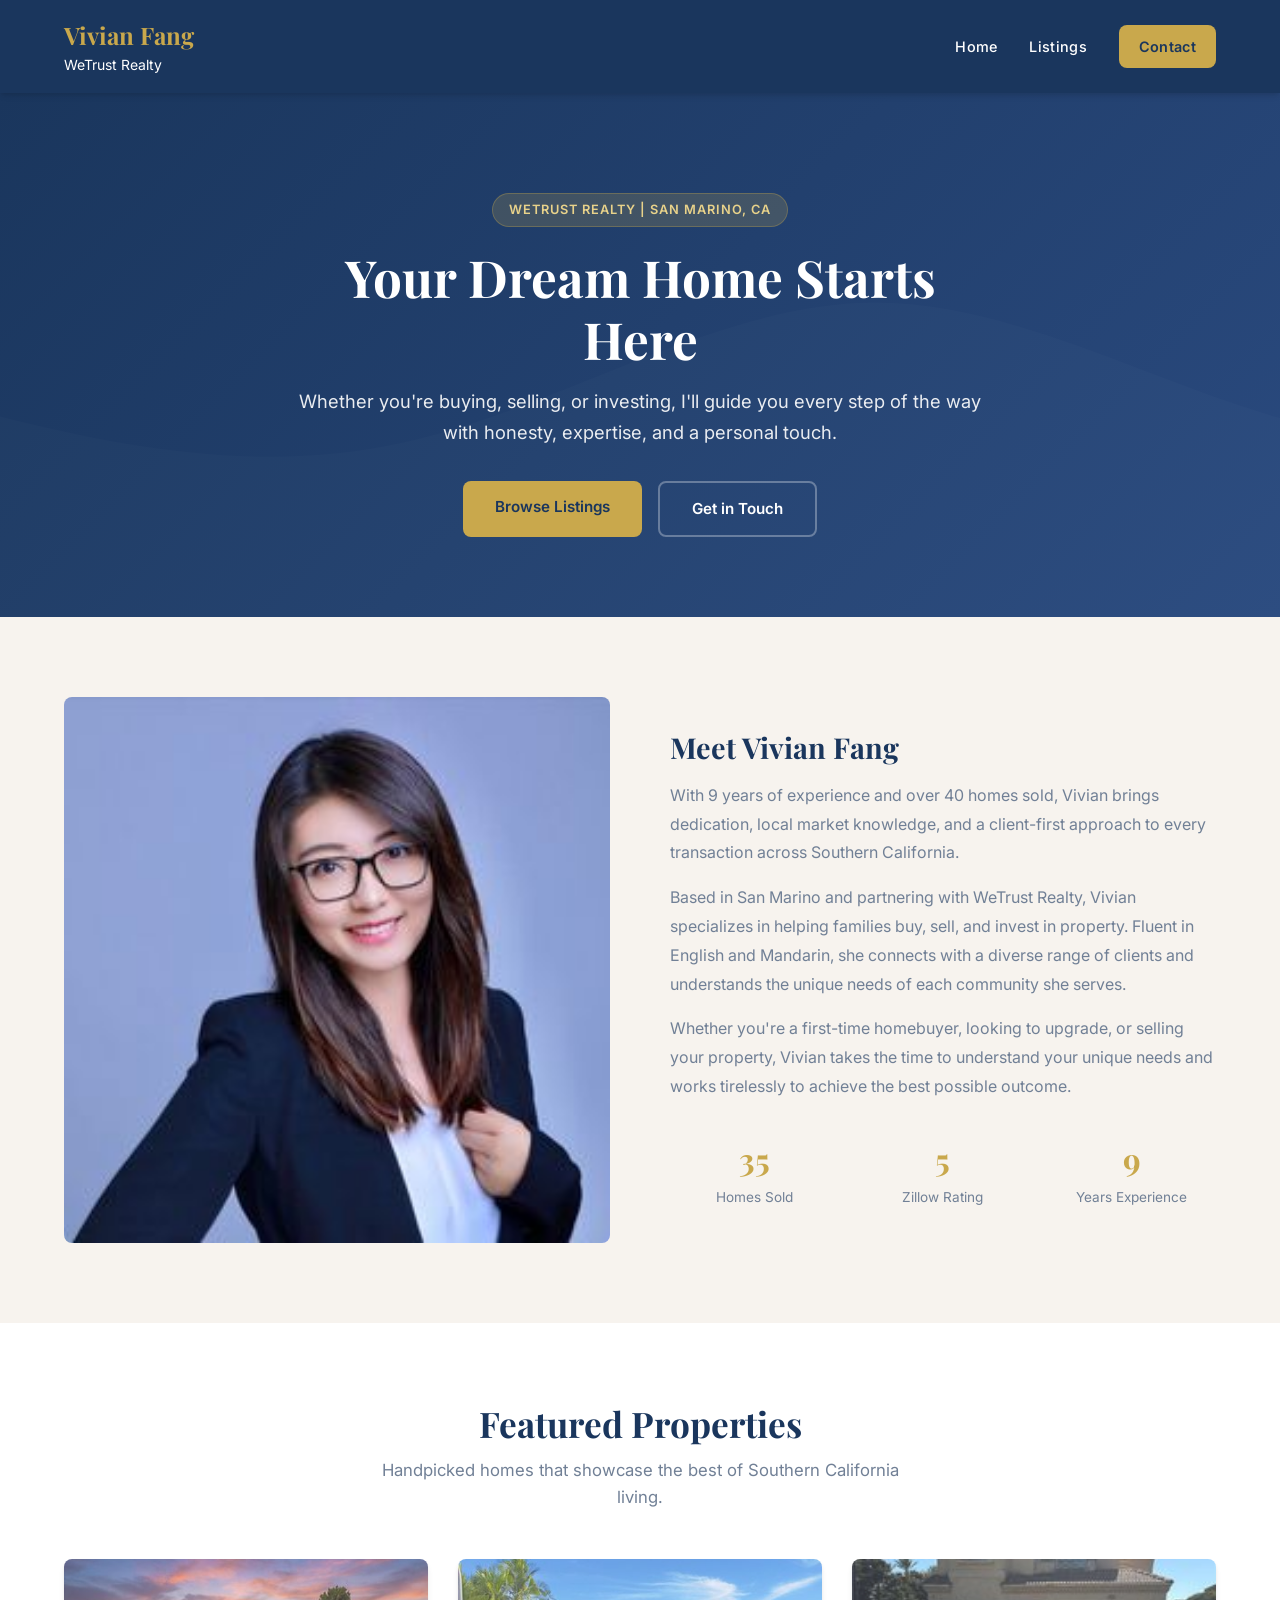
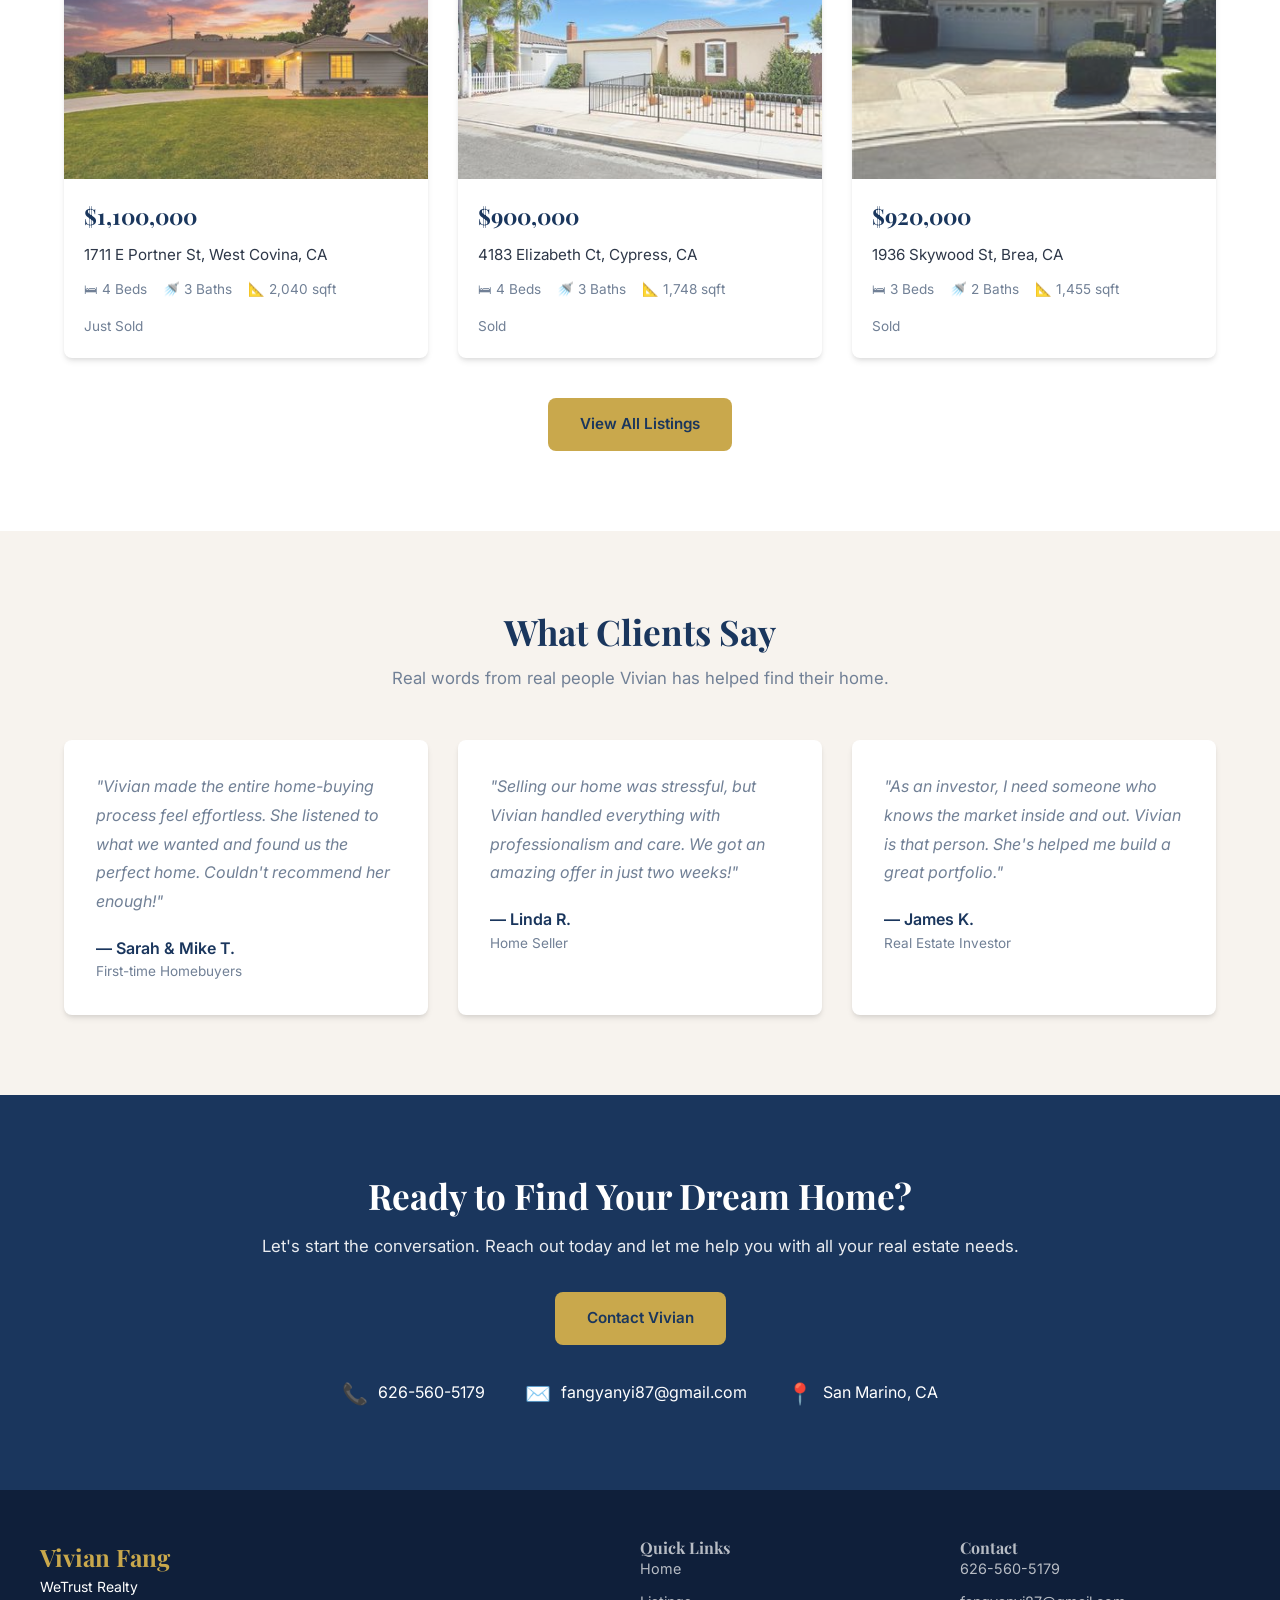
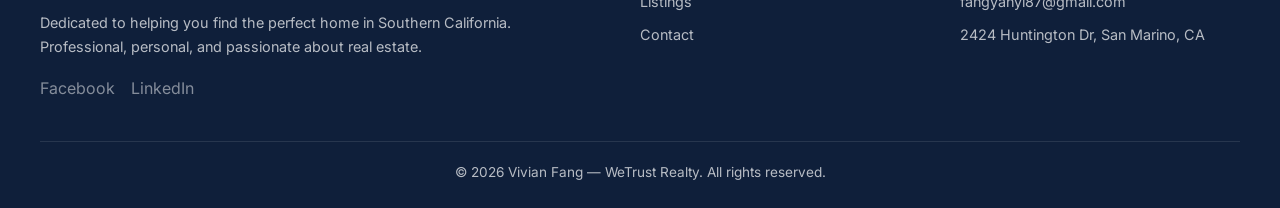
<file: index.html>
<!DOCTYPE html>
<html lang="en">
<head>
  <meta charset="UTF-8">
  <meta name="viewport" content="width=device-width, initial-scale=1.0">
  <title>Vivian Fang | Southern California Real Estate</title>
  <meta name="description" content="Southern California real estate with Vivian Fang. Find your dream home with personalized service and expert guidance.">
  <link rel="preconnect" href="https://fonts.googleapis.com">
  <link rel="preconnect" href="https://fonts.gstatic.com" crossorigin>
  <link href="https://fonts.googleapis.com/css2?family=Inter:wght@400;500;600;700&family=Playfair+Display:wght@400;700&display=swap" rel="stylesheet">
  <link rel="stylesheet" href="css/style.css">
</head>
<body>
  <header>
    <div class="header-inner">
      <a href="index.html" class="logo">
        Vivian Fang
        <span>WeTrust Realty</span>
      </a>
      <button class="mobile-toggle" aria-label="Toggle menu">
        <span></span><span></span><span></span>
      </button>
      <nav>
        <a href="index.html">Home</a>
        <a href="listings.html">Listings</a>
        <a href="contact.html" class="nav-cta">Contact</a>
      </nav>
    </div>
  </header>

  <section class="hero">
    <div class="hero-content">
      <div class="hero-badge">WeTrust Realty | San Marino, CA</div>
      <h1>Your Dream Home Starts Here</h1>
      <p>Whether you're buying, selling, or investing, I'll guide you every step of the way with honesty, expertise, and a personal touch.</p>
      <div class="hero-buttons">
        <a href="listings.html" class="btn btn-primary">Browse Listings</a>
        <a href="contact.html" class="btn btn-outline">Get in Touch</a>
      </div>
    </div>
  </section>

  <section class="about">
    <div class="container">
      <div class="about-grid">
        <div class="about-image">
          <img src="images/vivian.jpg" alt="Vivian Fang" style="width:100%;height:100%;object-fit:cover;">
        </div>
        <div class="about-content">
          <h3>Meet Vivian Fang</h3>
          <p>With 9 years of experience and over 40 homes sold, Vivian brings dedication, local market knowledge, and a client-first approach to every transaction across Southern California.</p>
          <p>Based in San Marino and partnering with WeTrust Realty, Vivian specializes in helping families buy, sell, and invest in property. Fluent in English and Mandarin, she connects with a diverse range of clients and understands the unique needs of each community she serves.</p>
          <p>Whether you're a first-time homebuyer, looking to upgrade, or selling your property, Vivian takes the time to understand your unique needs and works tirelessly to achieve the best possible outcome.</p>
          <div class="stats">
            <div class="stat">
              <span class="stat-number">41</span>
              <span class="stat-label">Homes Sold</span>
            </div>
            <div class="stat">
              <span class="stat-number">5.0</span>
              <span class="stat-label">Zillow Rating</span>
            </div>
            <div class="stat">
              <span class="stat-number">9</span>
              <span class="stat-label">Years Experience</span>
            </div>
          </div>
        </div>
      </div>
    </div>
  </section>

  <section class="featured-listings">
    <div class="container">
      <div class="section-title">
        <h2>Featured Properties</h2>
        <p>Handpicked homes that showcase the best of Southern California living.</p>
      </div>
      <div class="listings-grid">
        <div class="listing-card" data-price="1100000" data-beds="4" data-status="sold">
          <div class="listing-image" style="overflow:hidden;background:none;">
            <img src="images/west-covina.jpg" alt="1711 E Portner St" style="width:100%;height:100%;object-fit:cover;">
          </div>
          <div class="listing-info">
            <div class="listing-price">$1,100,000</div>
            <div class="listing-address">1711 E Portner St, West Covina, CA</div>
            <div class="listing-details">
              <span>🛏 4 Beds</span>
              <span>🚿 3 Baths</span>
              <span>📐 2,040 sqft</span>
            </div>
            <span style="color:var(--text-light);font-size:0.85rem;">Just Sold</span>
          </div>
        </div>
        <div class="listing-card" data-price="900000" data-beds="4" data-status="sold">
          <div class="listing-image" style="overflow:hidden;background:none;">
            <img src="images/brea.jpg" alt="4183 Elizabeth Ct" style="width:100%;height:100%;object-fit:cover;">
          </div>
          <div class="listing-info">
            <div class="listing-price">$900,000</div>
            <div class="listing-address">4183 Elizabeth Ct, Cypress, CA</div>
            <div class="listing-details">
              <span>🛏 4 Beds</span>
              <span>🚿 3 Baths</span>
              <span>📐 1,748 sqft</span>
            </div>
            <span style="color:var(--text-light);font-size:0.85rem;">Sold</span>
          </div>
        </div>
        <div class="listing-card" data-price="920000" data-beds="3" data-status="sold">
          <div class="listing-image" style="overflow:hidden;background:none;">
            <img src="images/fontana.jpg" alt="1936 Skywood St" style="width:100%;height:100%;object-fit:cover;">
          </div>
          <div class="listing-info">
            <div class="listing-price">$920,000</div>
            <div class="listing-address">1936 Skywood St, Brea, CA</div>
            <div class="listing-details">
              <span>🛏 3 Beds</span>
              <span>🚿 2 Baths</span>
              <span>📐 1,455 sqft</span>
            </div>
            <span style="color:var(--text-light);font-size:0.85rem;">Sold</span>
          </div>
        </div>
      </div>
      <div class="view-all">
        <a href="listings.html" class="btn btn-primary">View All Listings</a>
      </div>
    </div>
  </section>

  <section class="testimonials">
    <div class="container">
      <div class="section-title">
        <h2>What Clients Say</h2>
        <p>Real words from real people Vivian has helped find their home.</p>
      </div>
      <div class="testimonials-grid">
        <div class="testimonial-card">
          <p class="testimonial-text">"Vivian made the entire home-buying process feel effortless. She listened to what we wanted and found us the perfect home. Couldn't recommend her enough!"</p>
          <div class="testimonial-author">— Sarah & Mike T.</div>
          <div class="testimonial-role">First-time Homebuyers</div>
        </div>
        <div class="testimonial-card">
          <p class="testimonial-text">"Selling our home was stressful, but Vivian handled everything with professionalism and care. We got an amazing offer in just two weeks!"</p>
          <div class="testimonial-author">— Linda R.</div>
          <div class="testimonial-role">Home Seller</div>
        </div>
        <div class="testimonial-card">
          <p class="testimonial-text">"As an investor, I need someone who knows the market inside and out. Vivian is that person. She's helped me build a great portfolio."</p>
          <div class="testimonial-author">— James K.</div>
          <div class="testimonial-role">Real Estate Investor</div>
        </div>
      </div>
    </div>
  </section>

  <section class="contact-cta">
    <div class="container">
      <h2>Ready to Find Your Dream Home?</h2>
      <p>Let's start the conversation. Reach out today and let me help you with all your real estate needs.</p>
      <a href="contact.html" class="btn btn-primary">Contact Vivian</a>
      <div class="contact-details">
        <div class="contact-item">
          <span class="icon">📞</span>
          <span>626-560-5179</span>
        </div>
        <div class="contact-item">
          <span class="icon">✉️</span>
          <span>fangyanyi87@gmail.com</span>
        </div>
        <div class="contact-item">
          <span class="icon">📍</span>
          <span>San Marino, CA</span>
        </div>
      </div>
    </div>
  </section>

  <footer>
    <div class="footer-grid">
      <div class="footer-brand">
        <div class="logo">
          Vivian Fang
          <span>WeTrust Realty</span>
        </div>
        <p>Dedicated to helping you find the perfect home in Southern California. Professional, personal, and passionate about real estate.</p>
        <div style="display:flex;gap:16px;margin-top:16px;">
          <a href="https://www.facebook.com/yanyi.fang.9" target="_blank" style="opacity:0.7;transition:opacity 0.2s;" onmouseover="this.style.opacity='1'" onmouseout="this.style.opacity='0.7'">Facebook</a>
          <a href="https://www.linkedin.com/in/yanyi-vivian-fang-7b133a32/" target="_blank" style="opacity:0.7;transition:opacity 0.2s;" onmouseover="this.style.opacity='1'" onmouseout="this.style.opacity='0.7'">LinkedIn</a>
        </div>
      </div>
      <div class="footer-links">
        <h4>Quick Links</h4>
        <a href="index.html">Home</a>
        <a href="listings.html">Listings</a>
        <a href="contact.html">Contact</a>
      </div>
      <div class="footer-links">
        <h4>Contact</h4>
        <a href="tel:6265605179">626-560-5179</a>
        <a href="mailto:fangyanyi87@gmail.com">fangyanyi87@gmail.com</a>
        <a href="#">2424 Huntington Dr, San Marino, CA</a>
      </div>
    </div>
    <div class="footer-bottom">
      &copy; 2026 Vivian Fang &mdash; WeTrust Realty. All rights reserved.
    </div>
  </footer>

  <script src="js/main.js"></script>
</body>
</html>
</file>
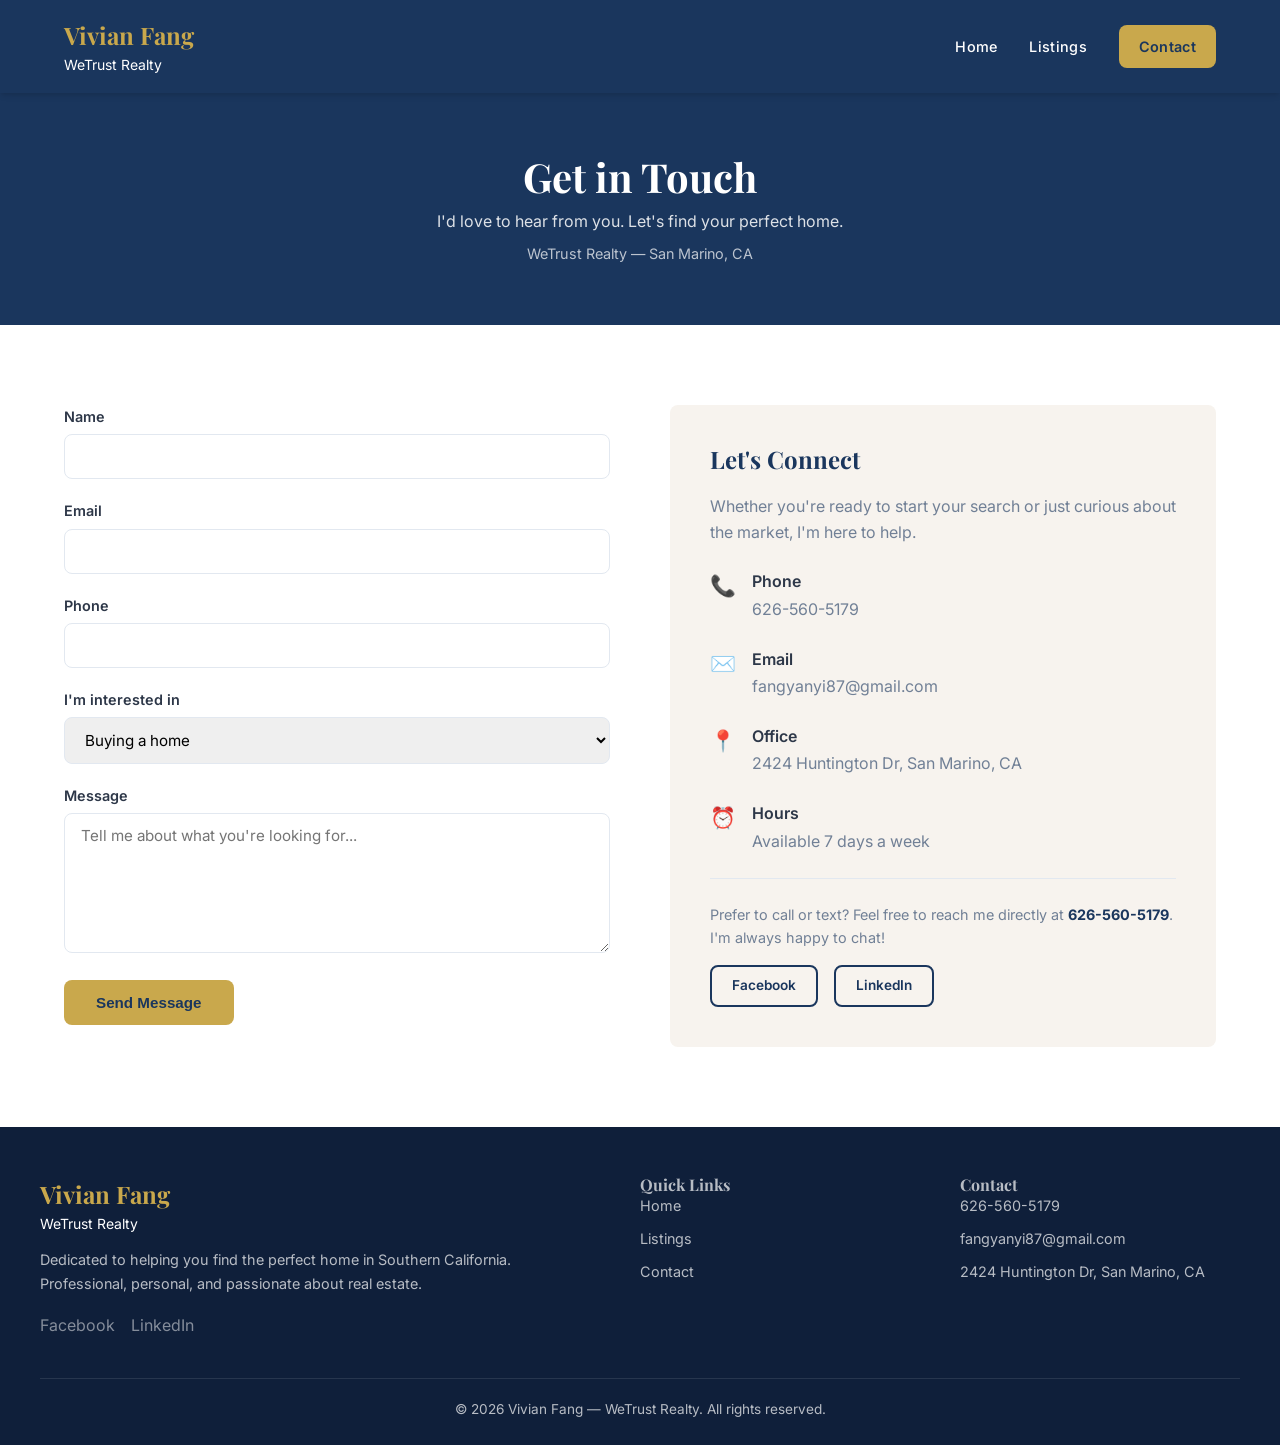
<file: contact.html>
<!DOCTYPE html>
<html lang="en">
<head>
  <meta charset="UTF-8">
  <meta name="viewport" content="width=device-width, initial-scale=1.0">
  <title>Contact | Vivian Fang Real Estate</title>
  <meta name="description" content="Get in touch with Vivian Fang for all your Southern California real estate needs.">
  <link rel="preconnect" href="https://fonts.googleapis.com">
  <link rel="preconnect" href="https://fonts.gstatic.com" crossorigin>
  <link href="https://fonts.googleapis.com/css2?family=Inter:wght@400;500;600;700&family=Playfair+Display:wght@400;700&display=swap" rel="stylesheet">
  <link rel="stylesheet" href="css/style.css">
</head>
<body>
  <header>
    <div class="header-inner">
      <a href="index.html" class="logo">
        Vivian Fang
        <span>WeTrust Realty</span>
      </a>
      <button class="mobile-toggle" aria-label="Toggle menu">
        <span></span><span></span><span></span>
      </button>
      <nav>
        <a href="index.html">Home</a>
        <a href="listings.html">Listings</a>
        <a href="contact.html" class="nav-cta">Contact</a>
      </nav>
    </div>
  </header>

  <section class="page-hero">
    <h1>Get in Touch</h1>
    <p>I'd love to hear from you. Let's find your perfect home.</p>
    <p style="opacity:0.7;margin-top:8px;font-size:0.9rem;">WeTrust Realty &mdash; San Marino, CA</p>
  </section>

  <section>
    <div class="container">
      <div class="contact-page-grid">
        <div>
          <form id="contactForm">
            <div class="form-group">
              <label for="name">Name</label>
              <input type="text" id="name" name="name" required>
            </div>
            <div class="form-group">
              <label for="email">Email</label>
              <input type="email" id="email" name="email" required>
            </div>
            <div class="form-group">
              <label for="phone">Phone</label>
              <input type="tel" id="phone" name="phone">
            </div>
            <div class="form-group">
              <label for="interest">I'm interested in</label>
              <select id="interest" name="interest">
                <option value="buying">Buying a home</option>
                <option value="selling">Selling my home</option>
                <option value="both">Both buying & selling</option>
                <option value="investing">Real estate investing</option>
                <option value="other">Other</option>
              </select>
            </div>
            <div class="form-group">
              <label for="message">Message</label>
              <textarea id="message" name="message" rows="5" required placeholder="Tell me about what you're looking for..."></textarea>
            </div>
            <button type="submit" class="btn btn-primary">Send Message</button>
          </form>
        </div>
        <div>
          <div class="contact-info-card">
            <h3>Let's Connect</h3>
            <p style="color:var(--text-light);margin-bottom:24px;">Whether you're ready to start your search or just curious about the market, I'm here to help.</p>

            <div class="contact-info-item">
              <span class="icon">📞</span>
              <div>
                <div class="label">Phone</div>
                <div class="value"><a href="tel:6265605179">626-560-5179</a></div>
              </div>
            </div>

            <div class="contact-info-item">
              <span class="icon">✉️</span>
              <div>
                <div class="label">Email</div>
                <div class="value"><a href="mailto:fangyanyi87@gmail.com">fangyanyi87@gmail.com</a></div>
              </div>
            </div>

            <div class="contact-info-item">
              <span class="icon">📍</span>
              <div>
                <div class="label">Office</div>
                <div class="value">2424 Huntington Dr, San Marino, CA</div>
              </div>
            </div>

            <div class="contact-info-item">
              <span class="icon">⏰</span>
              <div>
                <div class="label">Hours</div>
                <div class="value">Available 7 days a week</div>
              </div>
            </div>

            <div style="margin-top:24px;padding-top:24px;border-top:1px solid #e2e8f0;">
              <p style="font-size:0.9rem;color:var(--text-light);margin-bottom:12px;">
                Prefer to call or text? Feel free to reach me directly at <strong style="color:var(--primary);">626-560-5179</strong>. I'm always happy to chat!
              </p>
              <div style="display:flex;gap:16px;margin-top:16px;">
                <a href="https://www.facebook.com/yanyi.fang.9" target="_blank" class="btn btn-outline" style="border-color:var(--primary);color:var(--primary);padding:8px 20px;font-size:0.85rem;">Facebook</a>
                <a href="https://www.linkedin.com/in/yanyi-vivian-fang-7b133a32/" target="_blank" class="btn btn-outline" style="border-color:var(--primary);color:var(--primary);padding:8px 20px;font-size:0.85rem;">LinkedIn</a>
              </div>
            </div>
          </div>
        </div>
      </div>
    </div>
  </section>

  <footer>
    <div class="footer-grid">
      <div class="footer-brand">
        <div class="logo">
          Vivian Fang
          <span>WeTrust Realty</span>
        </div>
        <p>Dedicated to helping you find the perfect home in Southern California. Professional, personal, and passionate about real estate.</p>
        <div style="display:flex;gap:16px;margin-top:16px;">
          <a href="https://www.facebook.com/yanyi.fang.9" target="_blank" style="opacity:0.7;transition:opacity 0.2s;" onmouseover="this.style.opacity='1'" onmouseout="this.style.opacity='0.7'">Facebook</a>
          <a href="https://www.linkedin.com/in/yanyi-vivian-fang-7b133a32/" target="_blank" style="opacity:0.7;transition:opacity 0.2s;" onmouseover="this.style.opacity='1'" onmouseout="this.style.opacity='0.7'">LinkedIn</a>
        </div>
      </div>
      <div class="footer-links">
        <h4>Quick Links</h4>
        <a href="index.html">Home</a>
        <a href="listings.html">Listings</a>
        <a href="contact.html">Contact</a>
      </div>
      <div class="footer-links">
        <h4>Contact</h4>
        <a href="tel:6265605179">626-560-5179</a>
        <a href="mailto:fangyanyi87@gmail.com">fangyanyi87@gmail.com</a>
        <a href="#">2424 Huntington Dr, San Marino, CA</a>
      </div>
    </div>
    <div class="footer-bottom">
      &copy; 2026 Vivian Fang &mdash; WeTrust Realty. All rights reserved.
    </div>
  </footer>

  <script src="js/main.js"></script>
</body>
</html>
</file>
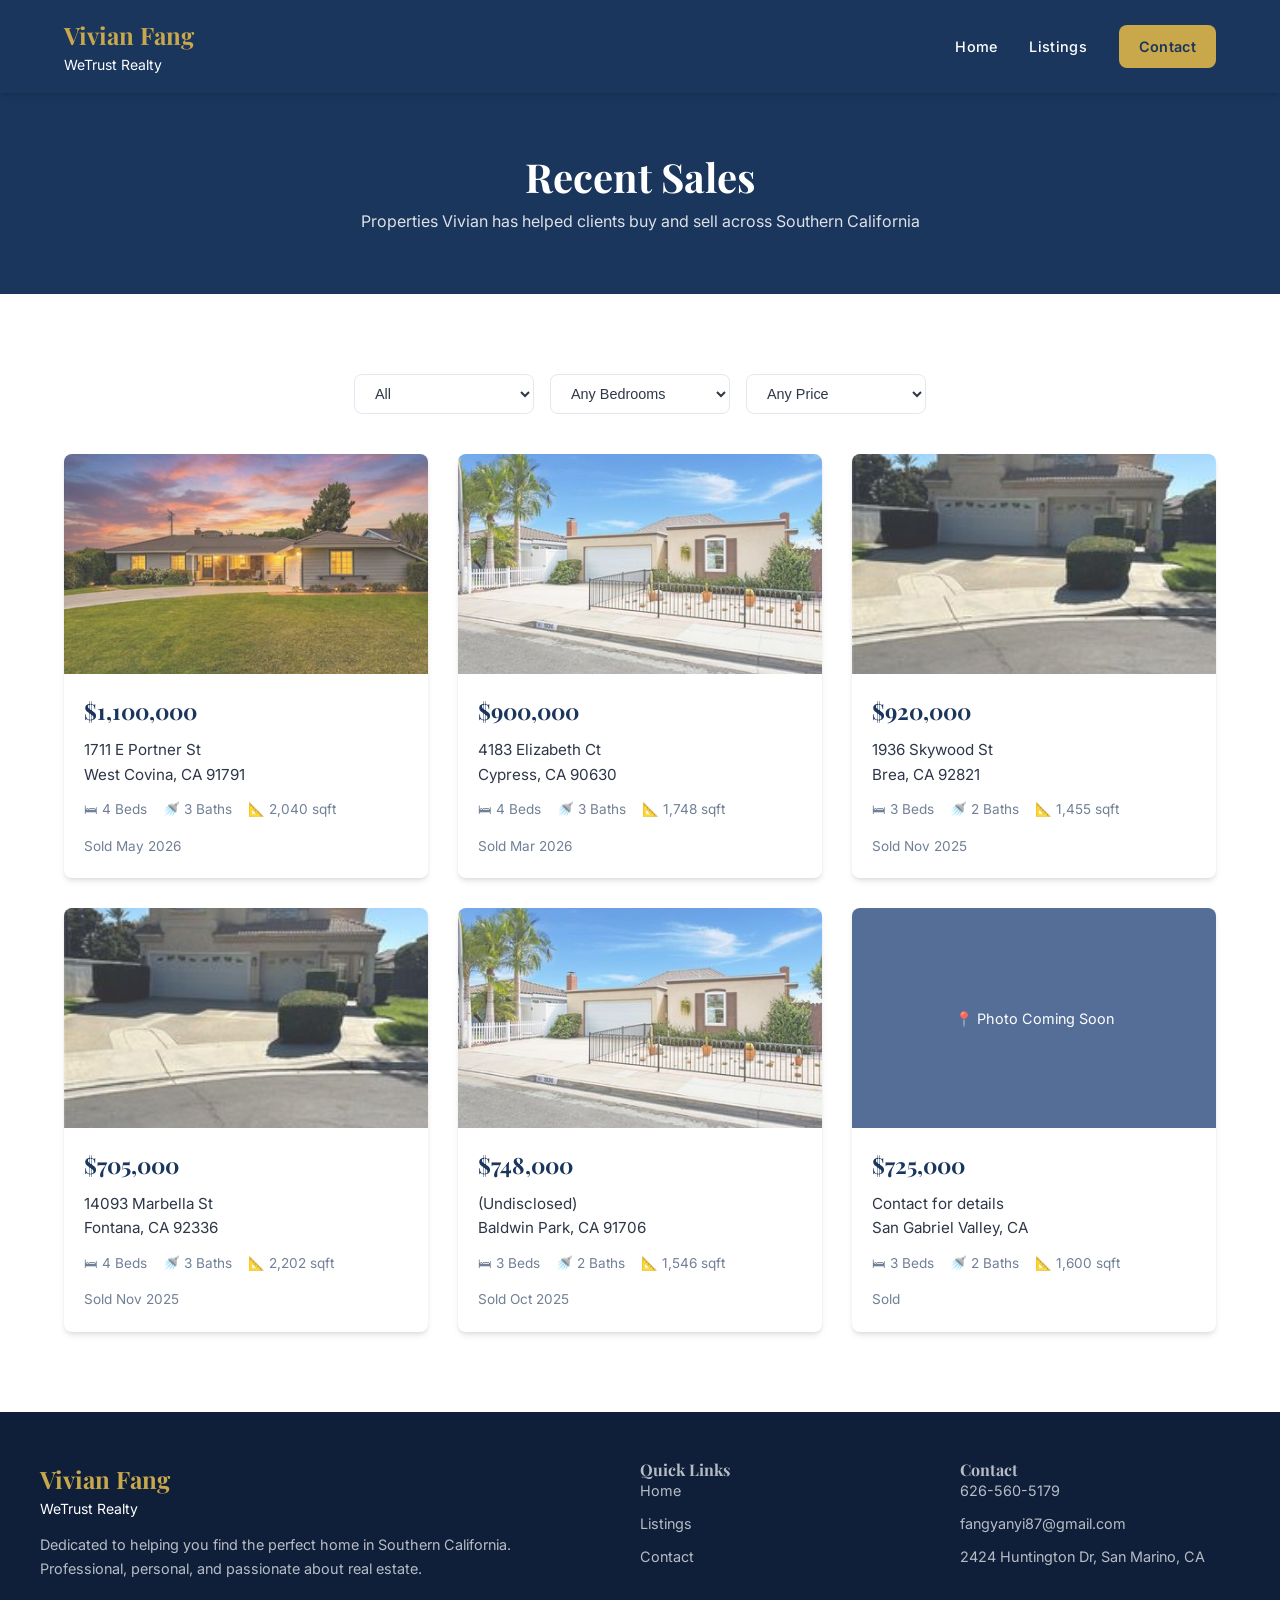
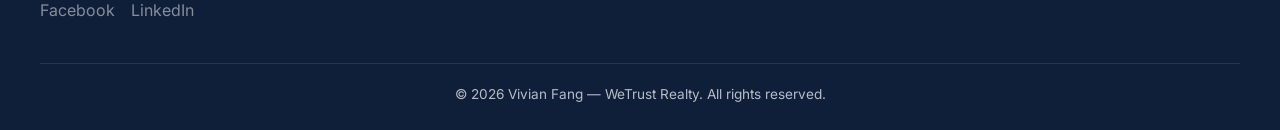
<file: listings.html>
<!DOCTYPE html>
<html lang="en">
<head>
  <meta charset="UTF-8">
  <meta name="viewport" content="width=device-width, initial-scale=1.0">
  <title>Listings | Vivian Fang Real Estate</title>
  <meta name="description" content="Browse Southern California real estate listings with Vivian Fang.">
  <link rel="preconnect" href="https://fonts.googleapis.com">
  <link rel="preconnect" href="https://fonts.gstatic.com" crossorigin>
  <link href="https://fonts.googleapis.com/css2?family=Inter:wght@400;500;600;700&family=Playfair+Display:wght@400;700&display=swap" rel="stylesheet">
  <link rel="stylesheet" href="css/style.css">
</head>
<body>
  <header>
    <div class="header-inner">
      <a href="index.html" class="logo">
        Vivian Fang
        <span>WeTrust Realty</span>
      </a>
      <button class="mobile-toggle" aria-label="Toggle menu">
        <span></span><span></span><span></span>
      </button>
      <nav>
        <a href="index.html">Home</a>
        <a href="listings.html">Listings</a>
        <a href="contact.html" class="nav-cta">Contact</a>
      </nav>
    </div>
  </header>

  <section class="page-hero">
    <h1>Recent Sales</h1>
    <p>Properties Vivian has helped clients buy and sell across Southern California</p>
  </section>

  <section>
    <div class="container">
      <div class="filter-bar">
        <select id="filterStatus">
          <option value="any">All</option>
          <option value="sold">Sold</option>
        </select>
        <select id="filterBed">
          <option value="any">Any Bedrooms</option>
          <option value="1">1 Bed</option>
          <option value="2">2 Beds</option>
          <option value="3">3 Beds</option>
          <option value="4">4+ Beds</option>
        </select>
        <select id="filterPrice">
          <option value="any">Any Price</option>
          <option value="0-500000">Under $500k</option>
          <option value="500000-1000000">$500k - $1M</option>
          <option value="1000000-1500000">$1M - $1.5M</option>
          <option value="1500000">$1.5M+</option>
        </select>
      </div>

      <div class="listings-grid" id="listingsGrid">
        <div class="listing-card" data-price="1100000" data-beds="4" data-status="sold">
          <div class="listing-image" style="overflow:hidden;background:none;">
            <img src="images/west-covina.jpg" alt="1711 E Portner St" style="width:100%;height:100%;object-fit:cover;">
          </div>
          <div class="listing-info">
            <div class="listing-price">$1,100,000</div>
            <div class="listing-address">1711 E Portner St<br>West Covina, CA 91791</div>
            <div class="listing-details">
              <span>🛏 4 Beds</span>
              <span>🚿 3 Baths</span>
              <span>📐 2,040 sqft</span>
            </div>
            <span style="color:var(--text-light);font-size:0.85rem;">Sold May 2026</span>
          </div>
        </div>

        <div class="listing-card" data-price="900000" data-beds="4" data-status="sold">
          <div class="listing-image" style="overflow:hidden;background:none;">
            <img src="images/brea.jpg" alt="4183 Elizabeth Ct" style="width:100%;height:100%;object-fit:cover;">
          </div>
          <div class="listing-info">
            <div class="listing-price">$900,000</div>
            <div class="listing-address">4183 Elizabeth Ct<br>Cypress, CA 90630</div>
            <div class="listing-details">
              <span>🛏 4 Beds</span>
              <span>🚿 3 Baths</span>
              <span>📐 1,748 sqft</span>
            </div>
            <span style="color:var(--text-light);font-size:0.85rem;">Sold Mar 2026</span>
          </div>
        </div>

        <div class="listing-card" data-price="920000" data-beds="3" data-status="sold">
          <div class="listing-image" style="overflow:hidden;background:none;">
            <img src="images/fontana.jpg" alt="1936 Skywood St" style="width:100%;height:100%;object-fit:cover;">
          </div>
          <div class="listing-info">
            <div class="listing-price">$920,000</div>
            <div class="listing-address">1936 Skywood St<br>Brea, CA 92821</div>
            <div class="listing-details">
              <span>🛏 3 Beds</span>
              <span>🚿 2 Baths</span>
              <span>📐 1,455 sqft</span>
            </div>
            <span style="color:var(--text-light);font-size:0.85rem;">Sold Nov 2025</span>
          </div>
        </div>

        <div class="listing-card" data-price="705000" data-beds="4" data-status="sold">
          <div class="listing-image" style="overflow:hidden;background:none;">
            <img src="images/fontana.jpg" alt="14093 Marbella St" style="width:100%;height:100%;object-fit:cover;">
          </div>
          <div class="listing-info">
            <div class="listing-price">$705,000</div>
            <div class="listing-address">14093 Marbella St<br>Fontana, CA 92336</div>
            <div class="listing-details">
              <span>🛏 4 Beds</span>
              <span>🚿 3 Baths</span>
              <span>📐 2,202 sqft</span>
            </div>
            <span style="color:var(--text-light);font-size:0.85rem;">Sold Nov 2025</span>
          </div>
        </div>

        <div class="listing-card" data-price="748000" data-beds="3" data-status="sold">
          <div class="listing-image" style="overflow:hidden;background:none;">
            <img src="images/brea.jpg" alt="Baldwin Park" style="width:100%;height:100%;object-fit:cover;">
          </div>
          <div class="listing-info">
            <div class="listing-price">$748,000</div>
            <div class="listing-address">(Undisclosed)<br>Baldwin Park, CA 91706</div>
            <div class="listing-details">
              <span>🛏 3 Beds</span>
              <span>🚿 2 Baths</span>
              <span>📐 1,546 sqft</span>
            </div>
            <span style="color:var(--text-light);font-size:0.85rem;">Sold Oct 2025</span>
          </div>
        </div>

        <div class="listing-card" data-price="725000" data-beds="3" data-status="sold">
          <div class="listing-image">📍 Photo Coming Soon</div>
          <div class="listing-info">
            <div class="listing-price">$725,000</div>
            <div class="listing-address">Contact for details<br>San Gabriel Valley, CA</div>
            <div class="listing-details">
              <span>🛏 3 Beds</span>
              <span>🚿 2 Baths</span>
              <span>📐 1,600 sqft</span>
            </div>
            <span style="color:var(--text-light);font-size:0.85rem;">Sold</span>
          </div>
        </div>
      </div>
    </div>
  </section>

  <footer>
    <div class="footer-grid">
      <div class="footer-brand">
        <div class="logo">
          Vivian Fang
          <span>WeTrust Realty</span>
        </div>
        <p>Dedicated to helping you find the perfect home in Southern California. Professional, personal, and passionate about real estate.</p>
        <div style="display:flex;gap:16px;margin-top:16px;">
          <a href="https://www.facebook.com/yanyi.fang.9" target="_blank" style="opacity:0.7;transition:opacity 0.2s;" onmouseover="this.style.opacity='1'" onmouseout="this.style.opacity='0.7'">Facebook</a>
          <a href="https://www.linkedin.com/in/yanyi-vivian-fang-7b133a32/" target="_blank" style="opacity:0.7;transition:opacity 0.2s;" onmouseover="this.style.opacity='1'" onmouseout="this.style.opacity='0.7'">LinkedIn</a>
        </div>
      </div>
      <div class="footer-links">
        <h4>Quick Links</h4>
        <a href="index.html">Home</a>
        <a href="listings.html">Listings</a>
        <a href="contact.html">Contact</a>
      </div>
      <div class="footer-links">
        <h4>Contact</h4>
        <a href="tel:6265605179">626-560-5179</a>
        <a href="mailto:fangyanyi87@gmail.com">fangyanyi87@gmail.com</a>
        <a href="#">2424 Huntington Dr, San Marino, CA</a>
      </div>
    </div>
    <div class="footer-bottom">
      &copy; 2026 Vivian Fang &mdash; WeTrust Realty. All rights reserved.
    </div>
  </footer>

  <script src="js/main.js"></script>
</body>
</html>
</file>
<file: css/style.css>
* {
  margin: 0;
  padding: 0;
  box-sizing: border-box;
}

:root {
  --primary: #1a365d;
  --primary-light: #2a4a7f;
  --accent: #c9a84c;
  --accent-light: #e8d28a;
  --cream: #f7f3ee;
  --white: #ffffff;
  --text: #2d3748;
  --text-light: #718096;
  --shadow: 0 4px 6px -1px rgba(0, 0, 0, 0.1), 0 2px 4px -1px rgba(0, 0, 0, 0.06);
  --shadow-lg: 0 10px 15px -3px rgba(0, 0, 0, 0.1), 0 4px 6px -2px rgba(0, 0, 0, 0.05);
  --radius: 8px;
  --max-width: 1200px;
}

html {
  scroll-behavior: smooth;
}

body {
  font-family: 'Inter', -apple-system, BlinkMacSystemFont, 'Segoe UI', sans-serif;
  color: var(--text);
  line-height: 1.6;
  background: var(--white);
}

h1, h2, h3, h4 {
  font-family: 'Playfair Display', Georgia, serif;
  font-weight: 700;
  line-height: 1.2;
}

a {
  text-decoration: none;
  color: inherit;
}

img {
  max-width: 100%;
  height: auto;
  display: block;
}

.container {
  max-width: var(--max-width);
  margin: 0 auto;
  padding: 0 24px;
}

/* Header / Nav */
header {
  background: var(--primary);
  color: var(--white);
  position: sticky;
  top: 0;
  z-index: 100;
  box-shadow: var(--shadow);
}

.header-inner {
  display: flex;
  justify-content: space-between;
  align-items: center;
  padding: 16px 24px;
  max-width: var(--max-width);
  margin: 0 auto;
}

.logo {
  font-family: 'Playfair Display', Georgia, serif;
  font-size: 1.5rem;
  font-weight: 700;
  color: var(--accent);
}

.logo span {
  color: var(--white);
  font-weight: 400;
  font-size: 0.875rem;
  display: block;
  font-family: 'Inter', sans-serif;
}

nav {
  display: flex;
  gap: 32px;
  align-items: center;
}

nav a {
  font-size: 0.9rem;
  font-weight: 500;
  transition: color 0.2s;
  letter-spacing: 0.3px;
}

nav a:hover {
  color: var(--accent);
}

.nav-cta {
  background: var(--accent);
  color: var(--primary) !important;
  padding: 10px 20px;
  border-radius: var(--radius);
  font-weight: 600;
  transition: background 0.2s;
}

.nav-cta:hover {
  background: var(--accent-light);
  color: var(--primary) !important;
}

.mobile-toggle {
  display: none;
  background: none;
  border: none;
  cursor: pointer;
  padding: 4px;
}

.mobile-toggle span {
  display: block;
  width: 24px;
  height: 2px;
  background: var(--white);
  margin: 5px 0;
  transition: 0.3s;
}

/* Hero */
.hero {
  background: linear-gradient(135deg, var(--primary) 0%, var(--primary-light) 100%);
  color: var(--white);
  padding: 100px 24px 80px;
  text-align: center;
  position: relative;
  overflow: hidden;
}

.hero::before {
  content: '';
  position: absolute;
  top: 0;
  left: 0;
  right: 0;
  bottom: 0;
  background: url('data:image/svg+xml,<svg xmlns="http://www.w3.org/2000/svg" viewBox="0 0 1440 320"><path fill="rgba(255,255,255,0.03)" d="M0,96L48,112C96,128,192,160,288,186.7C384,213,480,235,576,213.3C672,192,768,128,864,128C960,128,1056,192,1152,208C1248,224,1344,192,1392,176L1440,160L1440,320L1392,320C1344,320,1248,320,1152,320C1056,320,960,320,864,320C768,320,672,320,576,320C480,320,384,320,288,320C192,320,96,320,48,320L0,320Z"></path></svg>') no-repeat bottom;
  background-size: cover;
  opacity: 0.5;
}

.hero-content {
  position: relative;
  z-index: 1;
  max-width: 700px;
  margin: 0 auto;
}

.hero-badge {
  display: inline-block;
  background: rgba(201, 168, 76, 0.2);
  color: var(--accent-light);
  padding: 6px 16px;
  border-radius: 50px;
  font-size: 0.8rem;
  font-weight: 600;
  letter-spacing: 1px;
  text-transform: uppercase;
  margin-bottom: 20px;
  border: 1px solid rgba(201, 168, 76, 0.3);
}

.hero h1 {
  font-size: 3.2rem;
  margin-bottom: 16px;
  color: var(--white);
}

.hero p {
  font-size: 1.15rem;
  opacity: 0.9;
  margin-bottom: 32px;
  line-height: 1.7;
}

.hero-buttons {
  display: flex;
  gap: 16px;
  justify-content: center;
  flex-wrap: wrap;
}

.btn {
  display: inline-block;
  padding: 14px 32px;
  border-radius: var(--radius);
  font-weight: 600;
  font-size: 0.95rem;
  transition: all 0.2s;
  cursor: pointer;
  border: none;
}

.btn-primary {
  background: var(--accent);
  color: var(--primary);
}

.btn-primary:hover {
  background: var(--accent-light);
  transform: translateY(-1px);
}

.btn-outline {
  background: transparent;
  color: var(--white);
  border: 2px solid rgba(255, 255, 255, 0.3);
}

.btn-outline:hover {
  border-color: var(--white);
  background: rgba(255, 255, 255, 0.1);
  transform: translateY(-1px);
}

/* Sections */
section {
  padding: 80px 0;
}

.section-title {
  text-align: center;
  margin-bottom: 48px;
}

.section-title h2 {
  font-size: 2.2rem;
  color: var(--primary);
  margin-bottom: 12px;
}

.section-title p {
  color: var(--text-light);
  font-size: 1.05rem;
  max-width: 550px;
  margin: 0 auto;
}

/* About Section */
.about {
  background: var(--cream);
}

.about-grid {
  display: grid;
  grid-template-columns: 1fr 1fr;
  gap: 60px;
  align-items: center;
}

.about-image {
  background: var(--primary);
  border-radius: var(--radius);
  overflow: hidden;
  aspect-ratio: 1;
  display: flex;
  align-items: center;
  justify-content: center;
  color: var(--white);
  font-size: 1.2rem;
  min-height: 400px;
}

.about-image-placeholder {
  text-align: center;
  padding: 40px;
}

.about-image-placeholder .icon {
  font-size: 4rem;
  margin-bottom: 12px;
  opacity: 0.5;
}

.about-image-placeholder p {
  opacity: 0.6;
  font-size: 0.9rem;
}

.about-content h3 {
  font-size: 1.8rem;
  color: var(--primary);
  margin-bottom: 16px;
}

.about-content p {
  margin-bottom: 16px;
  color: var(--text-light);
  line-height: 1.8;
}

.stats {
  display: grid;
  grid-template-columns: repeat(3, 1fr);
  gap: 20px;
  margin-top: 32px;
}

.stat {
  text-align: center;
}

.stat-number {
  font-family: 'Playfair Display', Georgia, serif;
  font-size: 2rem;
  font-weight: 700;
  color: var(--accent);
  display: block;
}

.stat-label {
  font-size: 0.85rem;
  color: var(--text-light);
  margin-top: 4px;
}

/* Featured Listings */
.listings-grid {
  display: grid;
  grid-template-columns: repeat(3, 1fr);
  gap: 30px;
}

.listing-card {
  background: var(--white);
  border-radius: var(--radius);
  overflow: hidden;
  box-shadow: var(--shadow);
  transition: transform 0.2s, box-shadow 0.2s;
}

.listing-card:hover {
  transform: translateY(-4px);
  box-shadow: var(--shadow-lg);
}

.listing-image {
  height: 220px;
  background: var(--primary-light);
  display: flex;
  align-items: center;
  justify-content: center;
  color: var(--white);
  opacity: 0.8;
  font-size: 0.9rem;
}

.listing-info {
  padding: 20px;
}

.listing-price {
  font-family: 'Playfair Display', Georgia, serif;
  font-size: 1.4rem;
  font-weight: 700;
  color: var(--primary);
  margin-bottom: 8px;
}

.listing-address {
  font-size: 0.95rem;
  color: var(--text);
  margin-bottom: 4px;
}

.listing-details {
  display: flex;
  gap: 16px;
  margin: 12px 0;
  font-size: 0.85rem;
  color: var(--text-light);
}

.listing-details span {
  display: flex;
  align-items: center;
  gap: 4px;
}

.listing-link {
  color: var(--accent);
  font-weight: 600;
  font-size: 0.9rem;
  display: inline-block;
  margin-top: 8px;
}

.listing-link:hover {
  color: var(--primary);
}

.view-all {
  text-align: center;
  margin-top: 40px;
}

/* Testimonials */
.testimonials {
  background: var(--cream);
}

.testimonials-grid {
  display: grid;
  grid-template-columns: repeat(3, 1fr);
  gap: 30px;
}

.testimonial-card {
  background: var(--white);
  padding: 32px;
  border-radius: var(--radius);
  box-shadow: var(--shadow);
}

.testimonial-text {
  font-style: italic;
  color: var(--text-light);
  line-height: 1.8;
  margin-bottom: 20px;
}

.testimonial-author {
  font-weight: 600;
  color: var(--primary);
}

.testimonial-role {
  font-size: 0.85rem;
  color: var(--text-light);
}

/* Contact CTA Section */
.contact-cta {
  text-align: center;
  background: var(--primary);
  color: var(--white);
}

.contact-cta h2 {
  color: var(--white);
  font-size: 2.2rem;
  margin-bottom: 16px;
}

.contact-cta p {
  opacity: 0.9;
  margin-bottom: 32px;
  font-size: 1.05rem;
}

.contact-details {
  display: flex;
  justify-content: center;
  gap: 40px;
  flex-wrap: wrap;
  margin-top: 32px;
}

.contact-item {
  display: flex;
  align-items: center;
  gap: 10px;
  font-size: 1rem;
}

.contact-item .icon {
  font-size: 1.3rem;
}

/* Footer */
footer {
  background: #0f1f3a;
  color: rgba(255, 255, 255, 0.7);
  padding: 48px 24px 24px;
}

.footer-grid {
  display: grid;
  grid-template-columns: 2fr 1fr 1fr;
  gap: 40px;
  max-width: var(--max-width);
  margin: 0 auto;
}

.footer-brand .logo {
  margin-bottom: 12px;
}

.footer-brand p {
  font-size: 0.9rem;
  line-height: 1.7;
}

.footer h4 {
  color: var(--white);
  font-family: 'Inter', sans-serif;
  font-size: 0.9rem;
  text-transform: uppercase;
  letter-spacing: 1px;
  margin-bottom: 16px;
}

.footer-links a {
  display: block;
  font-size: 0.9rem;
  margin-bottom: 10px;
  transition: color 0.2s;
}

.footer-links a:hover {
  color: var(--accent);
}

.footer-bottom {
  border-top: 1px solid rgba(255, 255, 255, 0.1);
  margin-top: 40px;
  padding-top: 20px;
  text-align: center;
  font-size: 0.85rem;
  max-width: var(--max-width);
  margin-left: auto;
  margin-right: auto;
}

/* =========================================
   LISTINGS PAGE
   ========================================= */
.page-hero {
  background: var(--primary);
  color: var(--white);
  padding: 60px 24px;
  text-align: center;
}

.page-hero h1 {
  font-size: 2.5rem;
  color: var(--white);
  margin-bottom: 8px;
}

.page-hero p {
  opacity: 0.85;
}

.filter-bar {
  display: flex;
  gap: 16px;
  justify-content: center;
  flex-wrap: wrap;
  margin-bottom: 40px;
}

.filter-bar select,
.filter-bar input {
  padding: 10px 16px;
  border: 1px solid #e2e8f0;
  border-radius: var(--radius);
  font-size: 0.9rem;
  background: var(--white);
  color: var(--text);
  min-width: 180px;
}

/* Contact Form */
.contact-page-grid {
  display: grid;
  grid-template-columns: 1fr 1fr;
  gap: 60px;
}

.form-group {
  margin-bottom: 20px;
}

.form-group label {
  display: block;
  font-weight: 600;
  font-size: 0.9rem;
  margin-bottom: 6px;
  color: var(--text);
}

.form-group input,
.form-group textarea,
.form-group select {
  width: 100%;
  padding: 12px 16px;
  border: 1px solid #e2e8f0;
  border-radius: var(--radius);
  font-size: 0.95rem;
  font-family: 'Inter', sans-serif;
  transition: border-color 0.2s;
}

.form-group input:focus,
.form-group textarea:focus {
  outline: none;
  border-color: var(--accent);
  box-shadow: 0 0 0 3px rgba(201, 168, 76, 0.15);
}

.form-group textarea {
  height: 140px;
  resize: vertical;
}

.contact-info-card {
  background: var(--cream);
  padding: 40px;
  border-radius: var(--radius);
}

.contact-info-card h3 {
  font-size: 1.5rem;
  color: var(--primary);
  margin-bottom: 20px;
}

.contact-info-item {
  display: flex;
  gap: 16px;
  margin-bottom: 24px;
}

.contact-info-item .icon {
  font-size: 1.3rem;
  color: var(--accent);
  flex-shrink: 0;
}

.contact-info-item .label {
  font-weight: 600;
  color: var(--text);
  margin-bottom: 2px;
}

.contact-info-item .value {
  color: var(--text-light);
}

/* Detail page */
.detail-hero {
  position: relative;
  height: 400px;
  background: var(--primary-light);
  display: flex;
  align-items: flex-end;
  color: var(--white);
}

.detail-overlay {
  background: linear-gradient(transparent, rgba(0,0,0,0.7));
  padding: 40px 24px;
  width: 100%;
}

.detail-content {
  display: grid;
  grid-template-columns: 2fr 1fr;
  gap: 40px;
  padding: 60px 0;
}

.detail-description h2 {
  font-size: 1.5rem;
  color: var(--primary);
  margin-bottom: 16px;
}

.detail-description p {
  color: var(--text-light);
  line-height: 1.8;
  margin-bottom: 16px;
}

.detail-sidebar {
  background: var(--cream);
  padding: 32px;
  border-radius: var(--radius);
  position: sticky;
  top: 100px;
}

.detail-sidebar .price {
  font-family: 'Playfair Display', Georgia, serif;
  font-size: 2rem;
  color: var(--primary);
  margin-bottom: 16px;
}

.detail-sidebar .detail-meta {
  margin-bottom: 24px;
}

.detail-sidebar .detail-meta div {
  display: flex;
  justify-content: space-between;
  padding: 10px 0;
  border-bottom: 1px solid rgba(0,0,0,0.08);
  font-size: 0.95rem;
}

.detail-sidebar .detail-meta .label {
  color: var(--text-light);
}

.detail-sidebar .detail-meta .value {
  font-weight: 600;
}

/* Listing detail */
.listing-meta {
  display: grid;
  grid-template-columns: repeat(4, 1fr);
  gap: 20px;
  margin: 30px 0;
}

.listing-meta-item {
  text-align: center;
  padding: 20px;
  background: var(--cream);
  border-radius: var(--radius);
}

.listing-meta-item .number {
  font-family: 'Playfair Display', Georgia, serif;
  font-size: 1.8rem;
  font-weight: 700;
  color: var(--primary);
  display: block;
}

.listing-meta-item .label {
  font-size: 0.85rem;
  color: var(--text-light);
  margin-top: 4px;
}

/* =========================================
   RESPONSIVE
   ========================================= */
@media (max-width: 900px) {
  .about-grid,
  .contact-page-grid,
  .footer-grid {
    grid-template-columns: 1fr;
    gap: 40px;
  }

  .listings-grid,
  .testimonials-grid {
    grid-template-columns: repeat(2, 1fr);
  }

  .detail-content {
    grid-template-columns: 1fr;
  }

  .hero h1 {
    font-size: 2.4rem;
  }

  .stats {
    grid-template-columns: repeat(3, 1fr);
  }
}

@media (max-width: 640px) {
  .mobile-toggle {
    display: block;
  }

  nav {
    display: none;
    flex-direction: column;
    position: absolute;
    top: 100%;
    left: 0;
    right: 0;
    background: var(--primary);
    padding: 20px;
    gap: 16px;
    box-shadow: var(--shadow-lg);
  }

  nav.open {
    display: flex;
  }

  .listings-grid,
  .testimonials-grid {
    grid-template-columns: 1fr;
  }

  .hero {
    padding: 60px 20px 50px;
  }

  .hero h1 {
    font-size: 1.8rem;
  }

  section {
    padding: 50px 0;
  }

  .section-title h2 {
    font-size: 1.6rem;
  }

  .listing-meta {
    grid-template-columns: repeat(2, 1fr);
  }

  .stats {
    grid-template-columns: repeat(3, 1fr);
    gap: 12px;
  }

  .stat-number {
    font-size: 1.5rem;
  }

  .contact-details {
    flex-direction: column;
    align-items: center;
    gap: 20px;
  }

  .detail-hero {
    height: 280px;
  }
}
</file>
